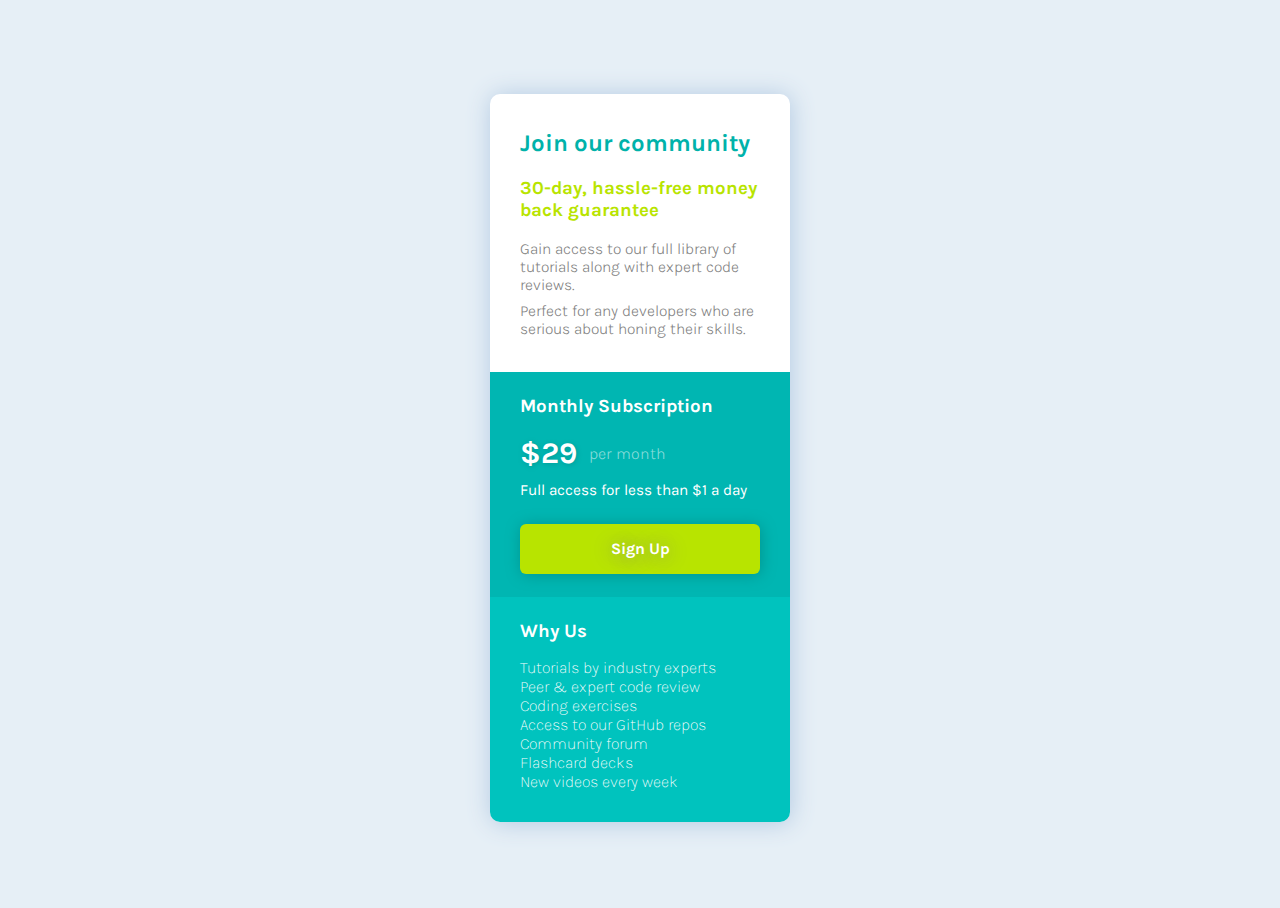
<file: index.html>
<!DOCTYPE html>
<html lang="en">
<head>
  <meta charset="UTF-8">
  <meta name="viewport" content="width=device-width, initial-scale=1.0"> <!-- displays site properly based on user's device -->

  <link rel="icon" type="image/png" sizes="32x32" href="./images/favicon-32x32.png">
  <link rel="stylesheet" href="styles.css">

  <title>Frontend Mentor | Single Price Grid Component</title>

  <!-- Feel free to remove these styles or customise in your own stylesheet 👍 -->
  <style>
    .attribution { font-size: 11px; text-align: center; }
    .attribution a { color: hsl(228, 45%, 44%); }
  </style>
</head>
<body>
  <div class="outerContainer">
    <div class="container">
      <div class="box_wide">
        <h2 style="color: rgb(0,178,170)">Join our community</h2>
        
        <h3 style="color: rgb(184,228,0)">30-day, hassle-free money back guarantee</h3>
        
          <div style="color: gray" class="gainaccess_text">
            <div style="padding-bottom: 8px;">Gain access to our full library of tutorials along with expert code reviews.</div>
            <div style="padding-bottom: 8px">Perfect for any developers who are serious about honing their skills.</div>
          </div>
      </div>
      <div class="box" id="n1">
        <h3 style="margin-block-start: 0em; margin-block-end: 0;margin-bottom: 8px; margin-top: 8px;">Monthly Subscription</h3>

        <div id="pricing">
          <div style="display: inline; text-shadow: 1px 1px 5px rgb(0,156,151);" class="text_elem"><b>&dollar;29</b> </div>
          <div style="display: inline; 
                      color: rgba(255,255,255,0.55);
                      font-weight: 300;" class="text_elem">per month</div>
        </div>

        <div style="font-size: 0.96em; margin-bottom: 25px;">Full access for less than &dollar;1 a day<br></div>

        <div class="button signup"><span>Sign Up</span></div>
      </div>
      <div class="box" id="n2">
        <h3 style="margin-block-start: 0em; margin-block-end: 0;margin-bottom: 8px; margin-top: 8px;">Why Us</h3>

        <div class="whyus_text">
          Tutorials by industry experts <br>
          Peer &amp; expert code review <br>
          Coding exercises <br>
          Access to our GitHub repos <br>
          Community forum <br>
          Flashcard decks <br>
          New videos every week <br>
        </div>
      </div>
    </div>
  </div>
</body>
</html>
</file>
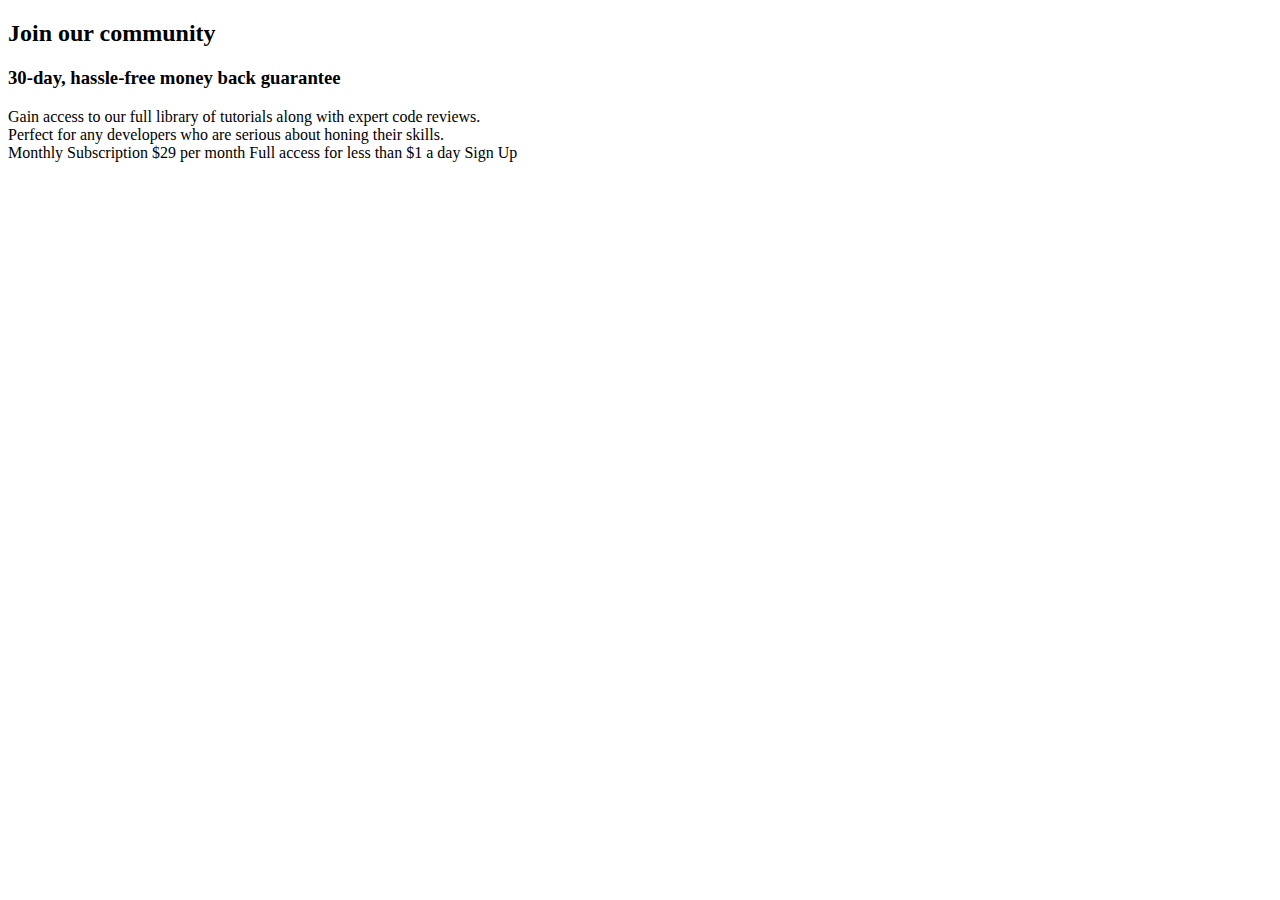
<file: design/main.html>
<!DOCTYPE html>
<html lang="en">
<head>
    <meta charset="UTF-8">
    <meta http-equiv="X-UA-Compatible" content="IE=edge">
    <meta name="viewport" content="width=device-width, initial-scale=1.0">
    <title>Document</title>
</head>
<body>
    <h2>Join our community</h1>
    <h3>30-day, hassle-free money back guarantee</h3>
    Gain access to our full library of tutorials along with expert code reviews. <br>
    Perfect for any developers who are serious about honing their skills. <br>

    Monthly Subscription
    $29 per month
    Full access for less than $1 a day

    Sign Up
</body>
</html>
</file>
<file: styles.css>
@import url('https://fonts.googleapis.com/css2?family=Karla:wght@200;300;400;700&display=swap');

:root {
    --container_width: 300px;
    --container_height: 728px;
    --box_padding-top-bottom: 15px;
    --box_padding-left-right: 30px;
    --box_width: 100%;
    --box_height: 225px;
    --border_bottom_left_radius: 0px;
    --border_bottom_right_radius: 10px;
    --trans_time: 1.2s;
    --trans_timing: ease;

    --n1_top: 38.2%;
    --n1_left: 0%;
    --n2_top: 69.1%;
    --n2_left: 0%;
}

@media only screen and (min-width: 1440px) {
    :root {
        --container_width: 650px;
        --container_height: 482px;
        --box_width: 50%;
        --box_padding-top-bottom: 30px;
        --box_padding-left-right: 45px;
        --box_height: 250px;

        --n1_top: 48.3%;
        --n2_top: 48.3%;
        --n2_left: 50%;
    }

    #n1 {
        border-bottom-left-radius: 10px !important; /*for full size: 10px*/
    }
    #n2 {
        border-bottom-right-radius: 10px; /*for full size: 10px*/
        border-bottom-left-radius: 0px !important;
    }
}

* {
    box-sizing: border-box;
    font-family: 'Karla', sans-serif;
}

body {
    background-color: rgb(230, 239, 246);
    height: 600px;
}

.outerContainer {
    display: flex;
    align-items: center;
    justify-content: center;
    height: 100vh;
}

.container {
    display: flex;
    flex-wrap: wrap;
    justify-content: center;
    align-items: center;
    width: var(--container_width); /*650px*/
    position: relative;
    margin: 0px auto;
    background-color: white;
    border-radius: 10px;
    box-shadow: 1px 1px 25px rgb(178,201,226);
    transition: var(--trans_time);
    transition-timing-function: ease;
    height: var(--container_height);
}

.box {
    width: var(--box_width); /*for full size: 50%*/
    /*border: 3px solid red;*/
    margin: auto;
    padding-top: var(--box_padding-top-bottom);
    padding-bottom: var(--box_padding-top-bottom);
    padding-left: var(--box_padding-left-right);
    padding-right: var(--box_padding-left-right);
    height: var(--box_height);
    transition: var(--trans_time);
    transition-timing-function: var(--trans_timing);
}

.gainaccess_text {
    font-weight: 300;
    margin-bottom: 10px;
    font-size: 0.975em;
}

#n1 {
    background-color: rgb(0,182,178);
    border-bottom-left-radius: var(--border_bottom_left_radius); /*for full size: 10px*/
    position: absolute;

    top: var(--n1_top);
    left: var(--n1_left);
}
#n2 {
    background-color: rgb(0,195,190);
    border-bottom-right-radius: var(--border_bottom_right_radius); /*for full size: 10px*/
    border-bottom-left-radius: var(--border_bottom_right_radius);
    position: absolute;
    
    top: var(--n2_top);
    left: var(--n2_left);

}
#n1, #n2 {
    color: white;
}

.box_wide {
    width: 100%;
    /*border: 3px solid red;*/
    margin: auto;
    padding-top: var(--box_padding-top-bottom);
    padding-bottom: var(--box_padding-top-bottom);
    padding-left: var(--box_padding-left-right);
    padding-right: var(--box_padding-left-right);
    transition: var(--trans_time);
    transition-timing-function: var(--trans_timing);
    position: absolute;

    top: 0%;
}

b {
    font-weight: bold;
    font-size: 1.875em;
}

#pricing {
    display: flex;
    padding-top: 10px;
    padding-bottom: 10px;
}

.text_elem {
    margin: auto;
    margin-left: 0;
    margin-right: 0.75em;
}

.button, .signup{
    background-color: rgb(184, 228, 0);
    height: 50px;
    align-items: center;
    line-height: 50px;
    border-radius: 6px;
    box-shadow: 1px 1px 15px rgb(0,148,143);
    font-weight: 700;
    text-shadow: 0.5px 0.5px 20px gray;

    transition: all 0.5s;
    cursor: pointer;
}

.button span {
    cursor: pointer;
    display: inline-block;
    position: relative;
    transition: 0.5s;
}

.button span:after {
    content: '\00bb';
    position: absolute;
    opacity: 0;
    top: 0;
    right: -20px;
    transition: 0.5s;
}

.button:hover span {
    padding-right: 25px;
}

.button:hover span:after {
    opacity: 1;
    right: 0;
}

.signup{
    color: white;
    text-align: center;
}

.whyus_text{
    margin-top: 16px;
    font-weight: 100;
}
</file>
